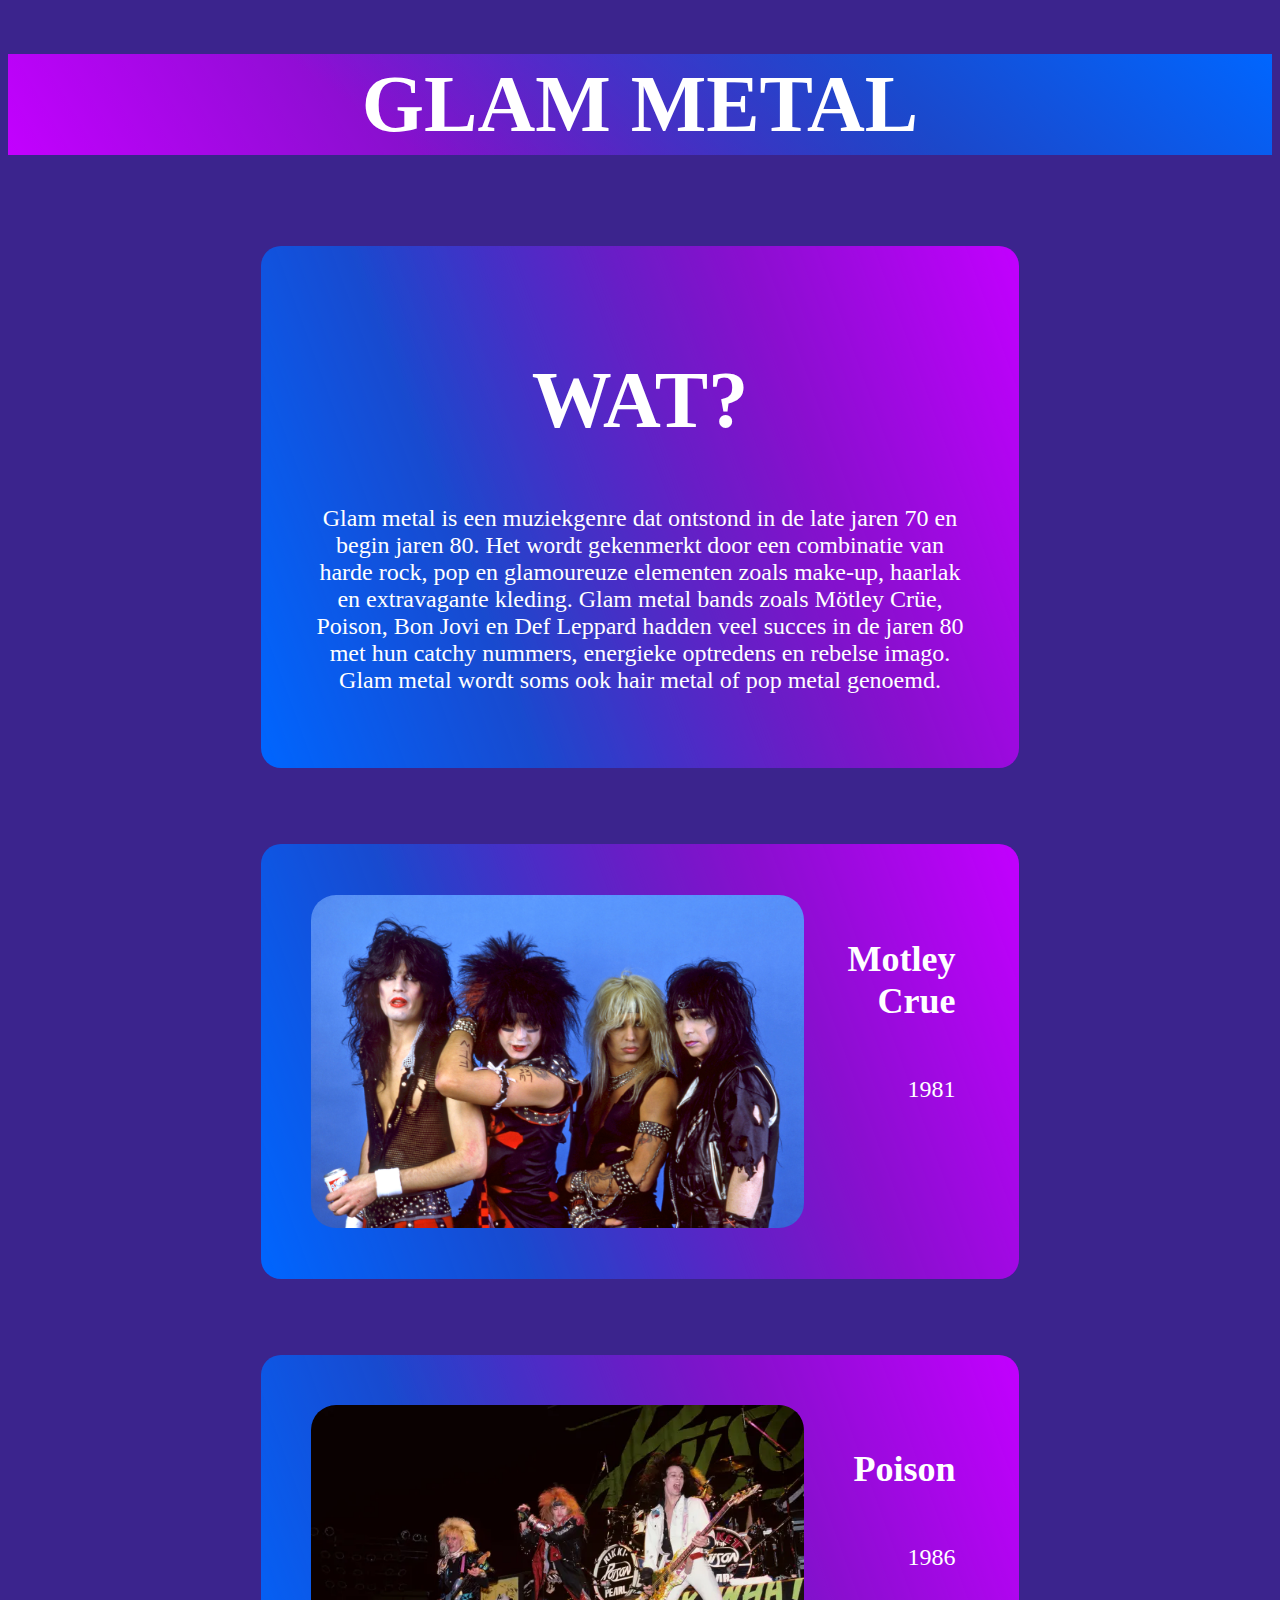
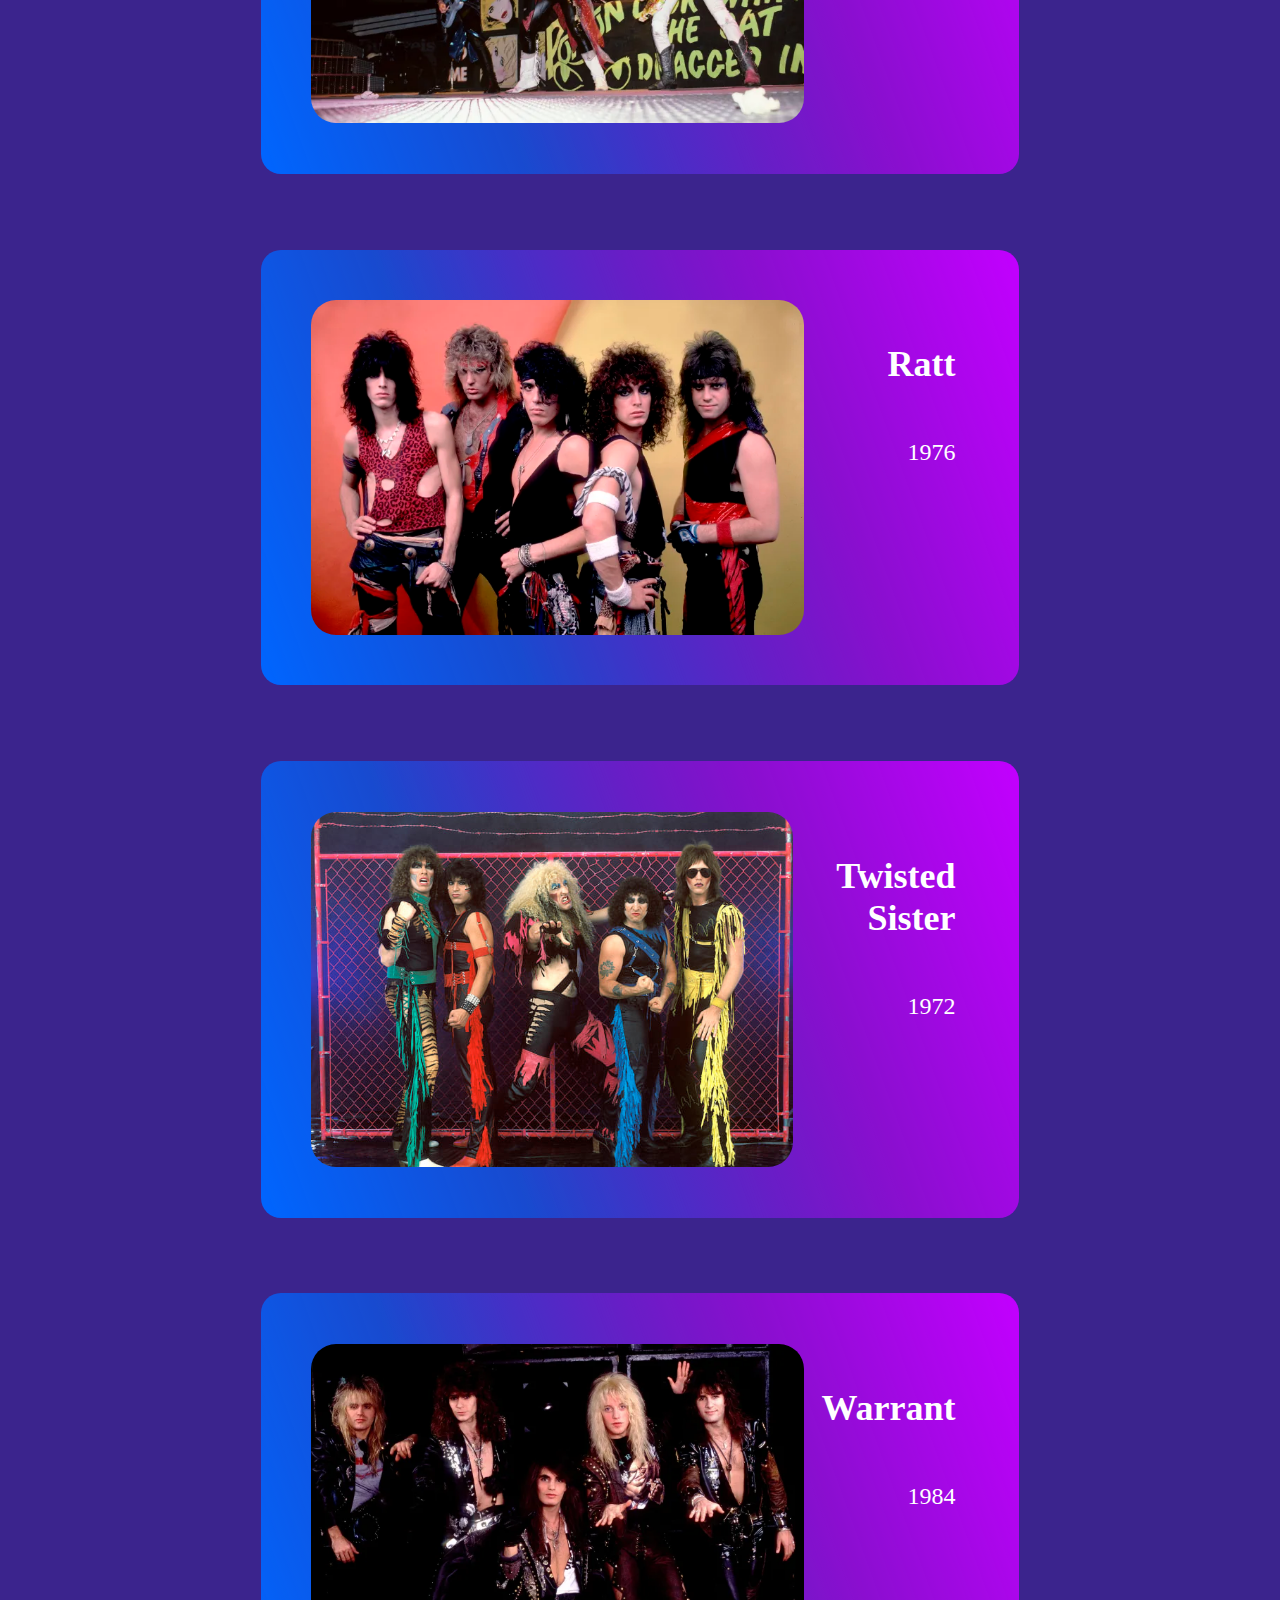
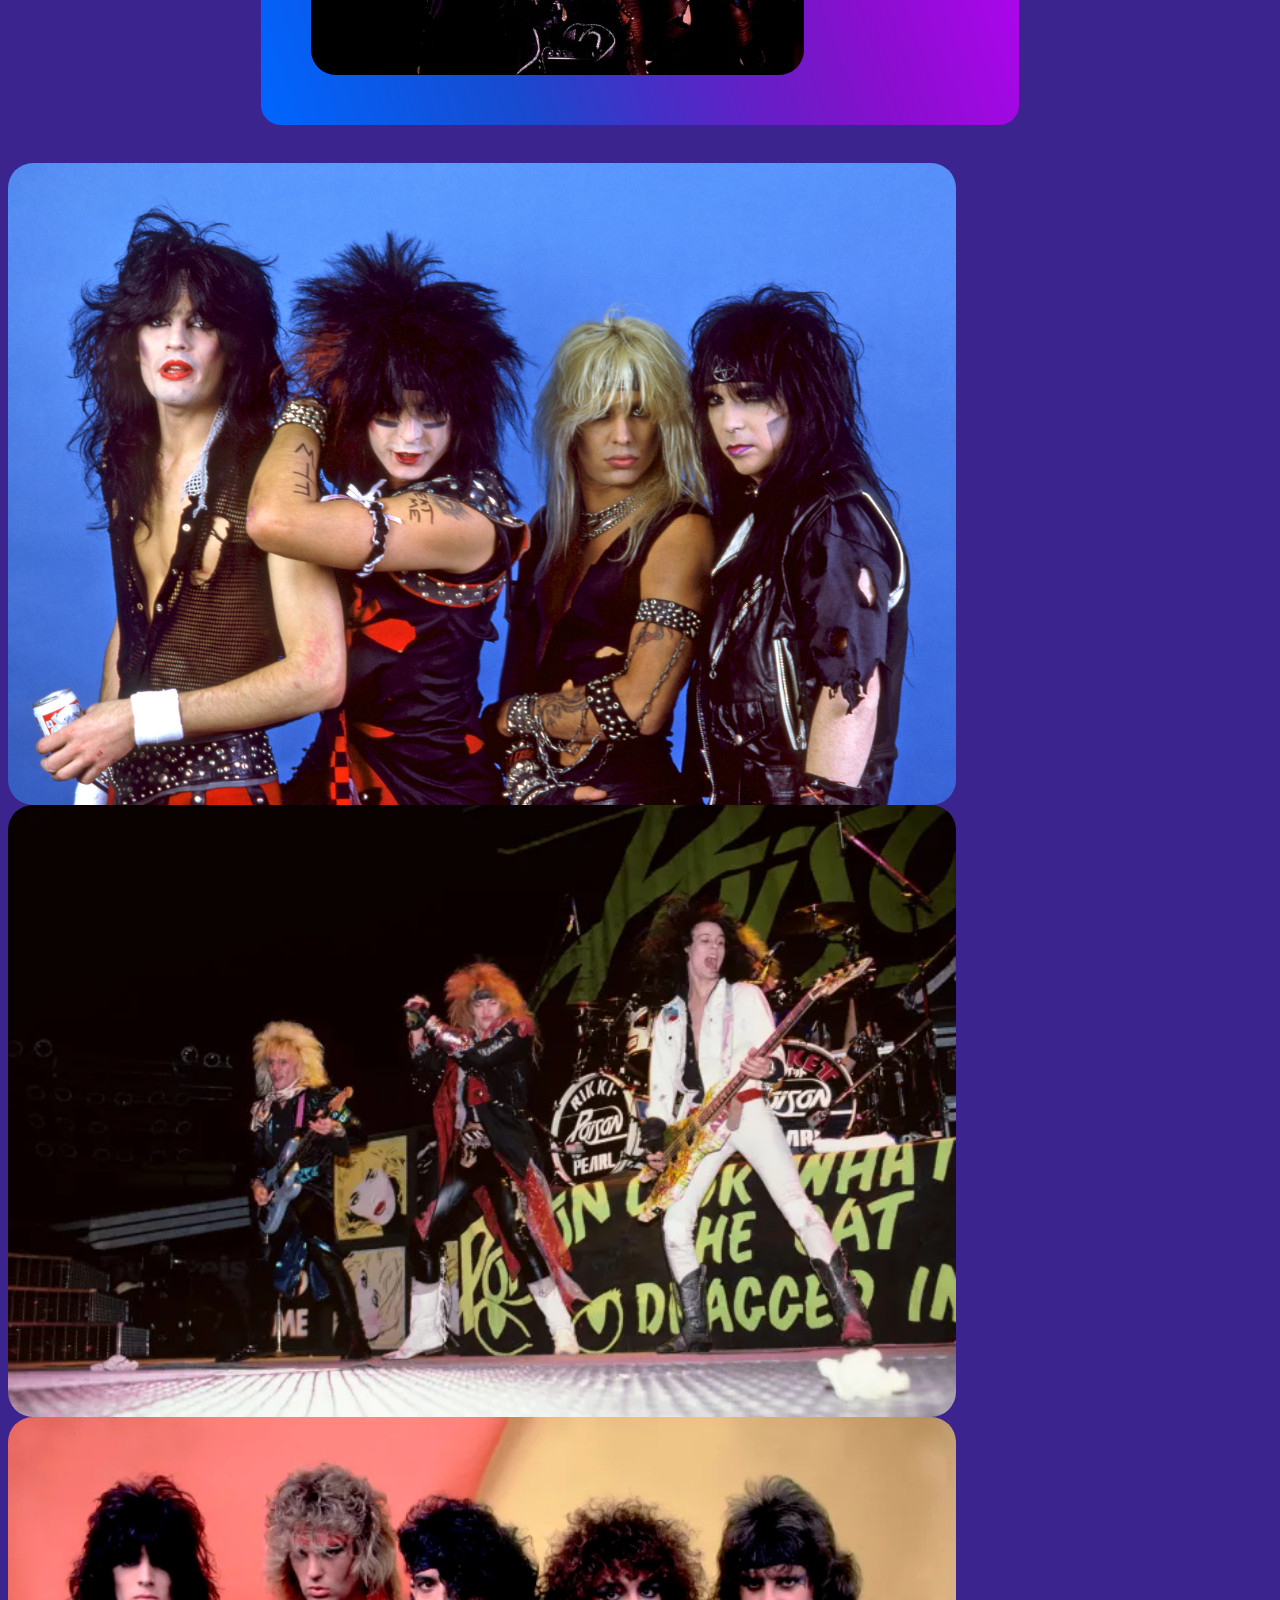
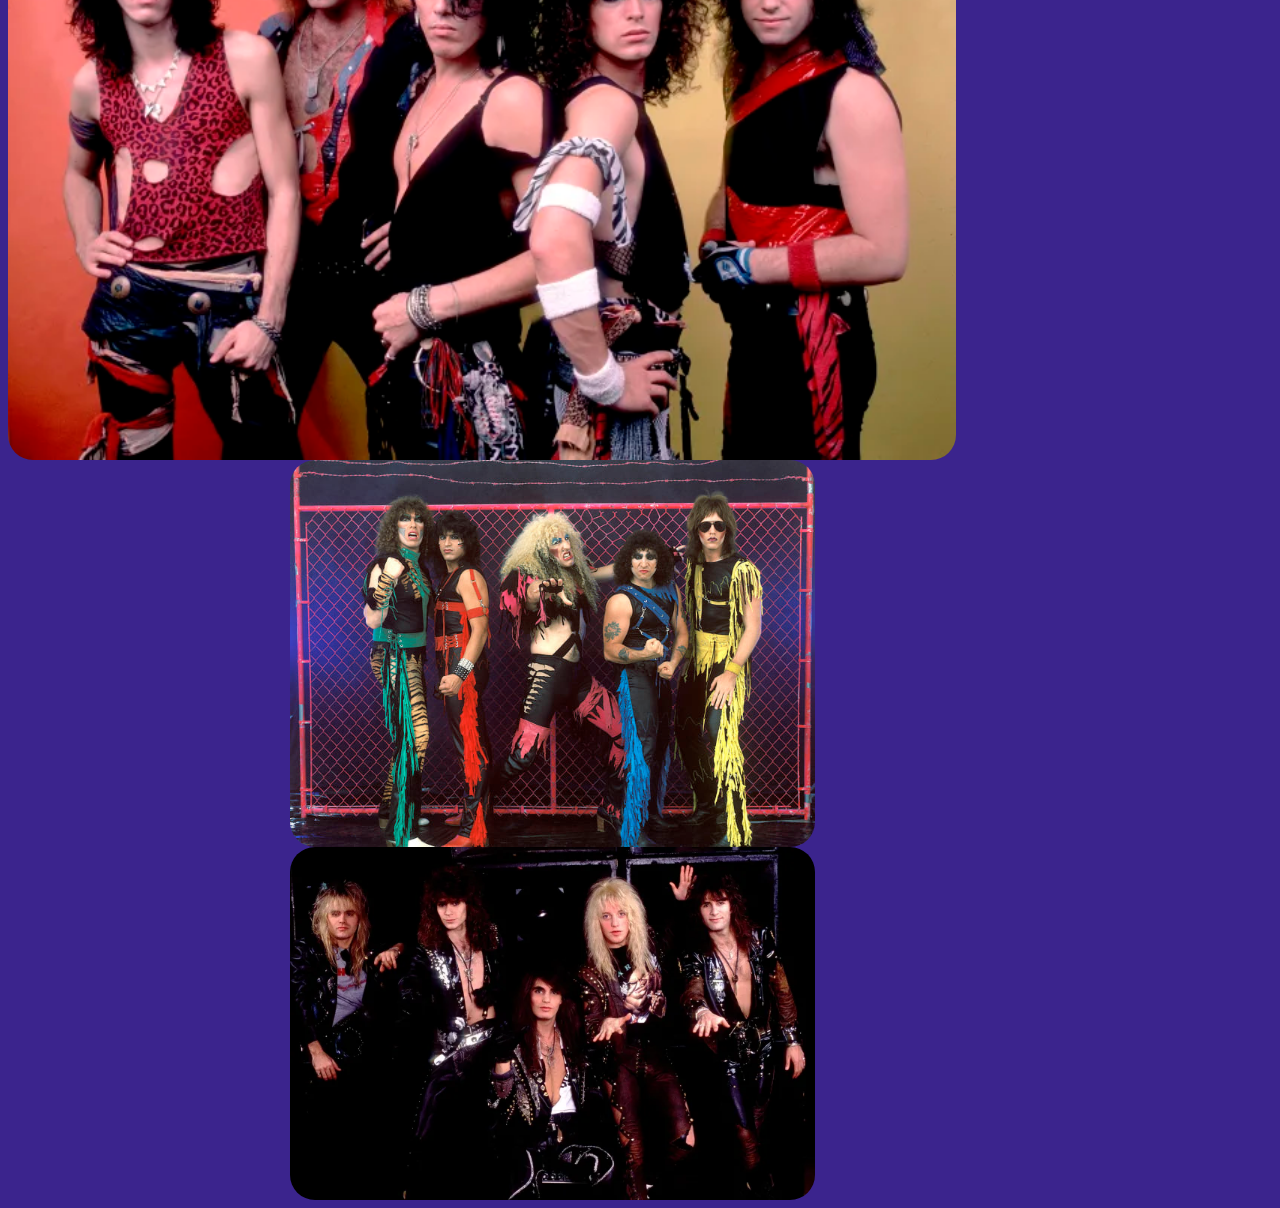
<file: bootstrap-opdracht/index.html>
<!DOCTYPE html>
<html lang="en">
<head>
    <meta charset="UTF-8">
    <meta http-equiv="X-UA-Compatible" content="IE=edge">
    <meta name="viewport" content="width=device-width, initial-scale=1.0">
    <title>Glam Metal</title>
    <link rel="stylesheet" href="https://cdnjs.cloudflare.com/ajax/libs/bootstrap/5.2.3/css/bootstrap.min.css" integrity="sha512-SbiR/eusphKoMVVXysTKG/7VseWii+Y3FdHrt0EpKgpToZeemhqHeZeLWLhJutz/2ut2Vw1uQEj2MbRF+TVBUA==" crossorigin="anonymous" referrerpolicy="no-referrer"/>
    <link rel="stylesheet" href="style.css">
</head>
<body>
    <header>
        <h1>GLAM METAL</h1>
    </header>
</body>
<main>
    <div class="infocard">
        <div>
            <h1>WAT?</h1>
            <p>Glam metal is een muziekgenre dat ontstond in de late jaren 70 en begin jaren 80. Het wordt gekenmerkt door een combinatie van harde rock, pop en glamoureuze elementen zoals make-up, haarlak en extravagante kleding. Glam metal bands zoals Mötley Crüe, Poison, Bon Jovi en Def Leppard hadden veel succes in de jaren 80 met hun catchy nummers, energieke optredens en rebelse imago. Glam metal wordt soms ook hair metal of pop metal genoemd.</p>
        </div>
    </div>
    <div class="infocard">
        <div class="infocard-img">
            <img src="img/MotleyCrue.jpg" alt="motleycrue">
        </div>
        <div class="infocard-text">
            <h2>Motley Crue</h2>
            <div>
                <p>1981</p>
            </div>
        </div>
    </div>
    <div class="infocard">
        <div class="infocard-img">
            <img src="img/Poison.webp" alt="poison">
        </div>
        <div class="infocard-text">
            <h2>Poison</h2>
            <div>
                <p>1986</p>
            </div>
        </div>
    </div>
    <div class="infocard">
        <div class="infocard-img">
            <img src="img/Ratt.webp" alt="ratt">
        </div>
        <div class="infocard-text">
            <h2>Ratt</h2>
            <div>
                <p>1976</p>
            </div>
        </div>
    </div>
    <div class="infocard">
        <div class="infocard-img">
            <img src="img/TwistedSister.jpg" alt="twistedsister">
        </div>
        <div class="infocard-text">
            <h2>Twisted Sister</h2>
            <div>
                <p>1972</p>
            </div>
        </div>
    </div>
    <div class="infocard">
        <div class="infocard-img">
            <img src="img/Warrant.webp" alt="warrant">
        </div>
        <div class="infocard-text">
            <h2>Warrant</h2>
            <div>
                <p>1984</p>
            </div>
        </div>
    </div>
    <div class="container text-center">
      <div class="row">
        <div class="col">
            <div class="infocard-img">
                <img src="img/MotleyCrue.jpg" alt="motleycrue">
            </div>
        </div>
        <div class="col">
            <div class="infocard-img">
                <img src="img/Poison.webp" alt="poison">
            </div>
        </div>
        <div class="col">
            <div class="infocard-img">
                <img src="img/Ratt.webp" alt="ratt">
            </div>
        </div>
      </div>
    </div>
    <div class="container text-center">
        <div class="row">
          <div class="col">
              <div class="infocard-img">
                <img src="img/TwistedSister.jpg" alt="twistedsister">
              </div>
          </div>
          <div class="col">
              <div class="infocard-img">
                <img src="img/Warrant.webp" alt="warrant">
              </div>
          </div>
        </div>
      </div>
</main>
</body>
</html>
</file>
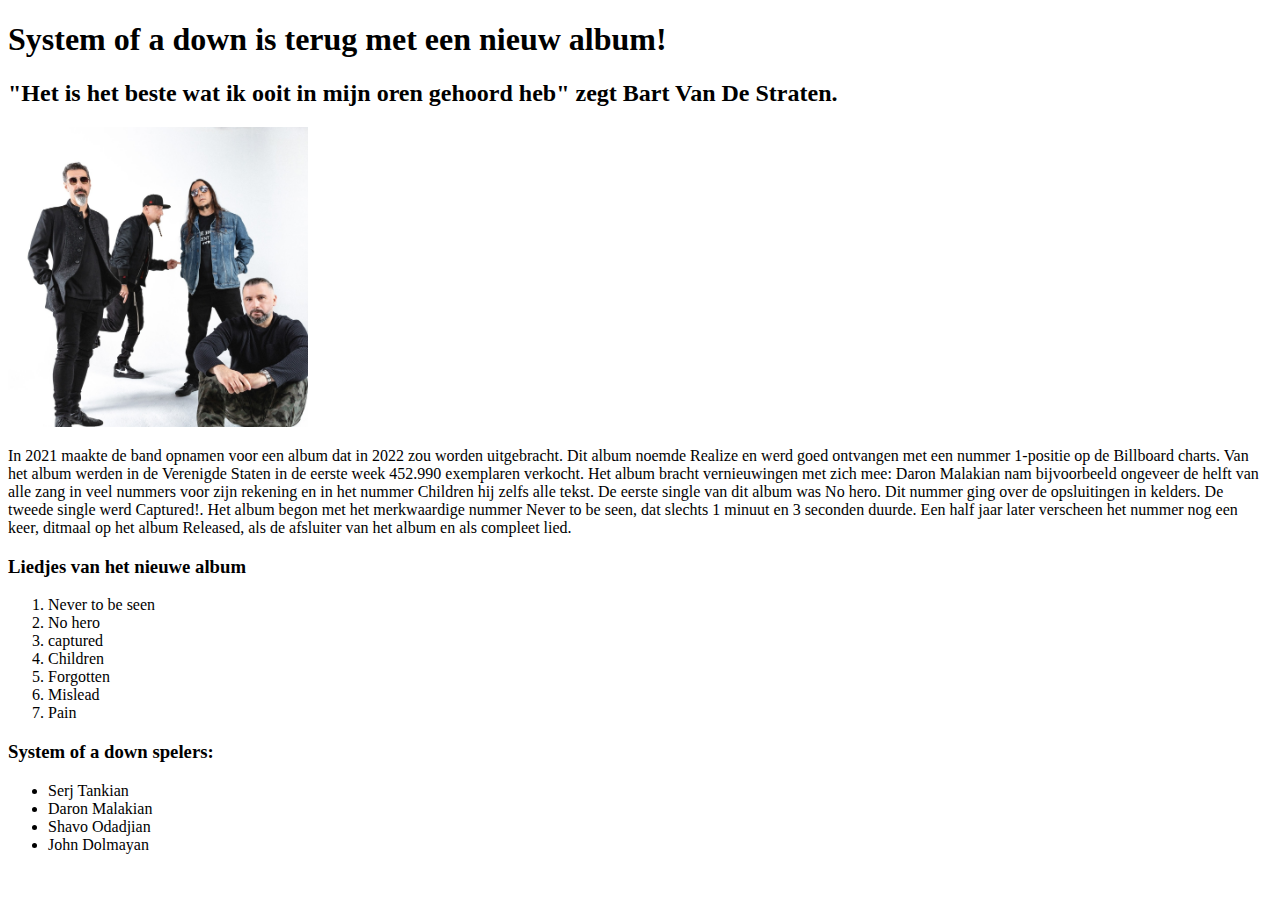
<file: Lysander_Covens-Artikel/index.html>
<!DOCTYPE html>
<html lang="en">
<head>
    <meta charset="UTF-8">
    <meta http-equiv="X-UA-Compatible" content="IE=edge">
    <meta name="viewport" content="width=device-width, initial-scale=1.0">
    <title>Realized Album</title>
</head>
<body>
    <header>
        <h1>System of a down is terug met een nieuw album!</h1>
    </header>
<main>
    <section id="intro">
        <H2>"Het is het beste wat ik ooit in mijn oren gehoord heb" zegt Bart Van De Straten.</H2>
        <img src="img/SOAD.jpg" alt="dit is een afbeelding van het coole band system of a down of soad voor kort" width="300px">
        <p>In 2021 maakte de band opnamen voor een album dat in 2022 zou worden uitgebracht. Dit album noemde Realize en werd goed ontvangen met een nummer 1-positie op de Billboard charts. Van het album werden in de Verenigde Staten in de eerste week 452.990 exemplaren verkocht. Het album bracht vernieuwingen met zich mee: Daron Malakian nam bijvoorbeeld ongeveer de helft van alle zang in veel nummers voor zijn rekening en in het nummer Children hij zelfs alle tekst. De eerste single van dit album was No hero. Dit nummer ging over de opsluitingen in kelders. De tweede single werd Captured!. Het album begon met het merkwaardige nummer Never to be seen, dat slechts 1 minuut en 3 seconden duurde. Een half jaar later verscheen het nummer nog een keer, ditmaal op het album Released, als de afsluiter van het album en als compleet lied.</p>
    </section>
    <section id="oplijstingen">
    <H3>Liedjes van het nieuwe album</H3>
    <ol>
        <li>Never to be seen</li>
        <li>No hero</li>
        <li>captured</li>
        <li>Children</li>
        <li>Forgotten</li>
        <li>Mislead</li>
        <li>Pain</li>
    </ol>
    <h3>System of a down spelers:</h3>
    <ul>
        <li>Serj Tankian</li>
        <li>Daron Malakian</li>
        <li>Shavo Odadjian</li>
        <li>John Dolmayan</li>
    </ul>

    </section>
</main>
</body>
</html>
</file>
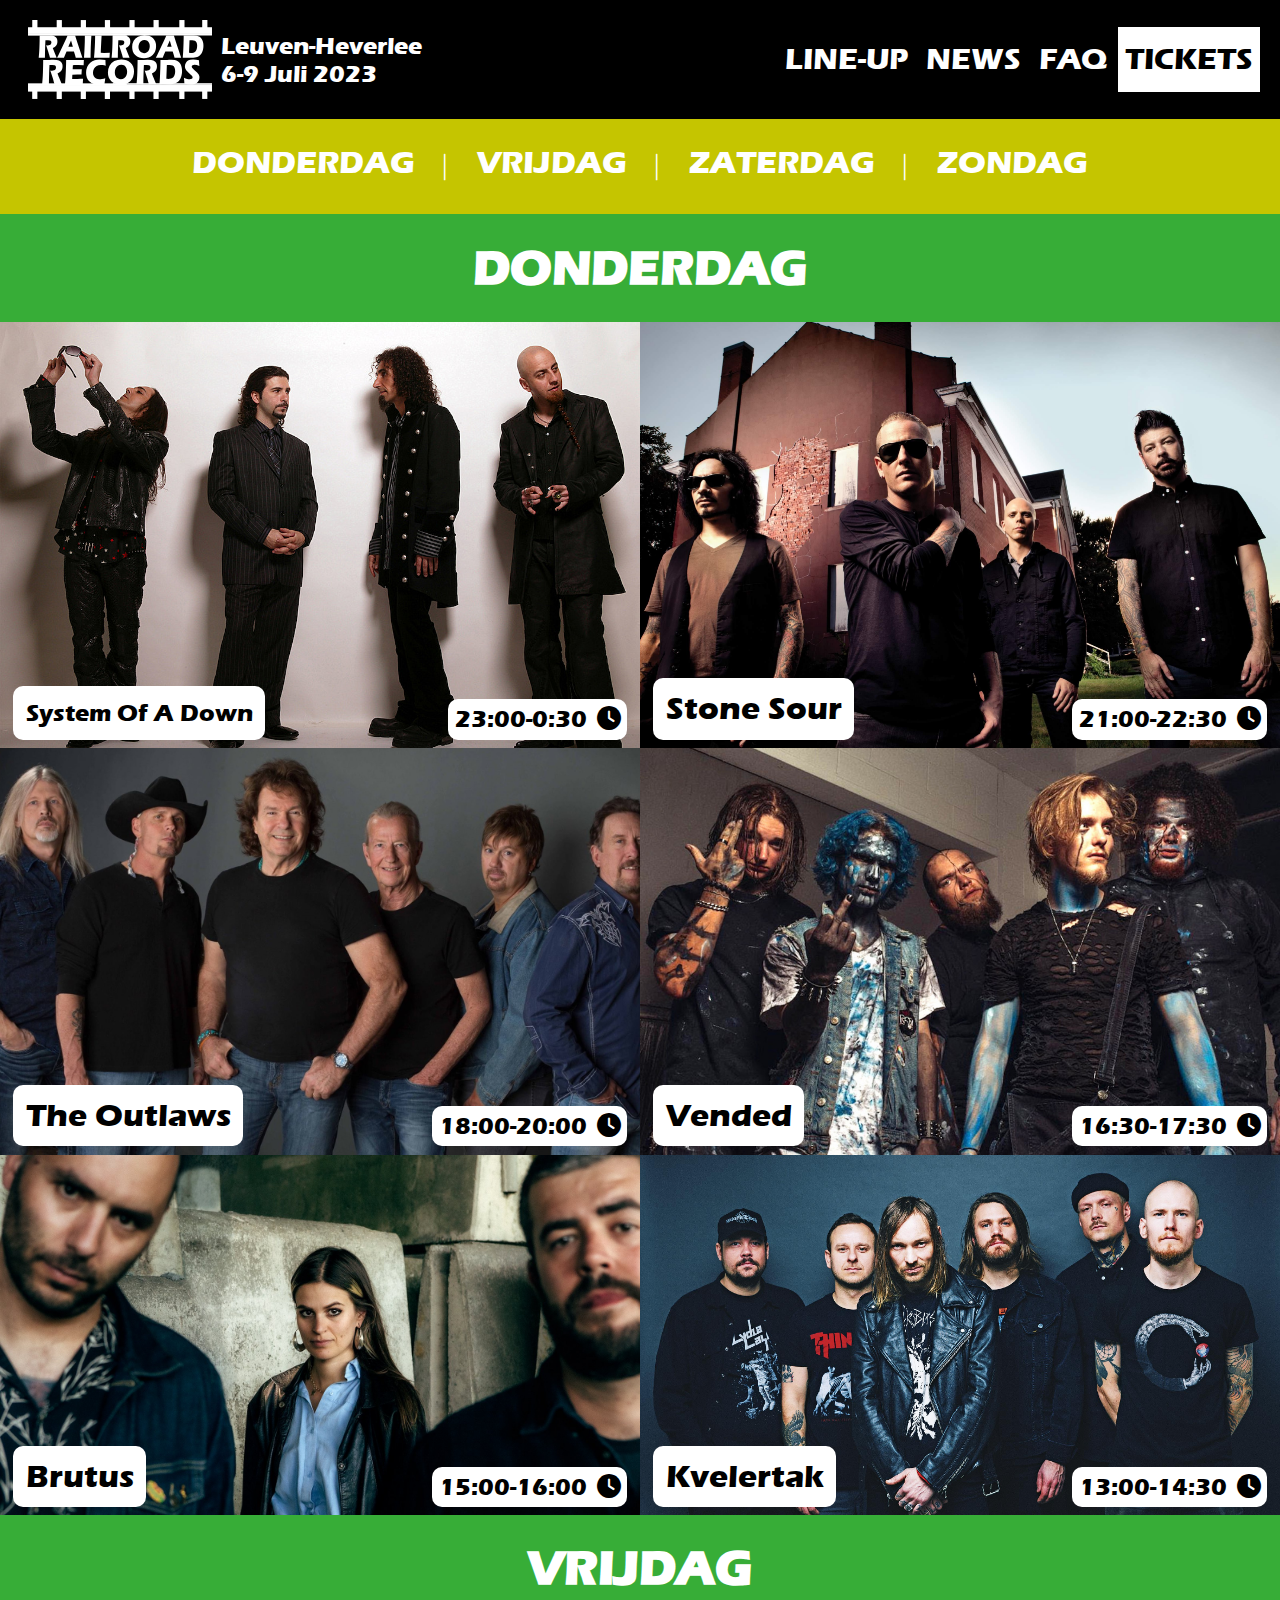
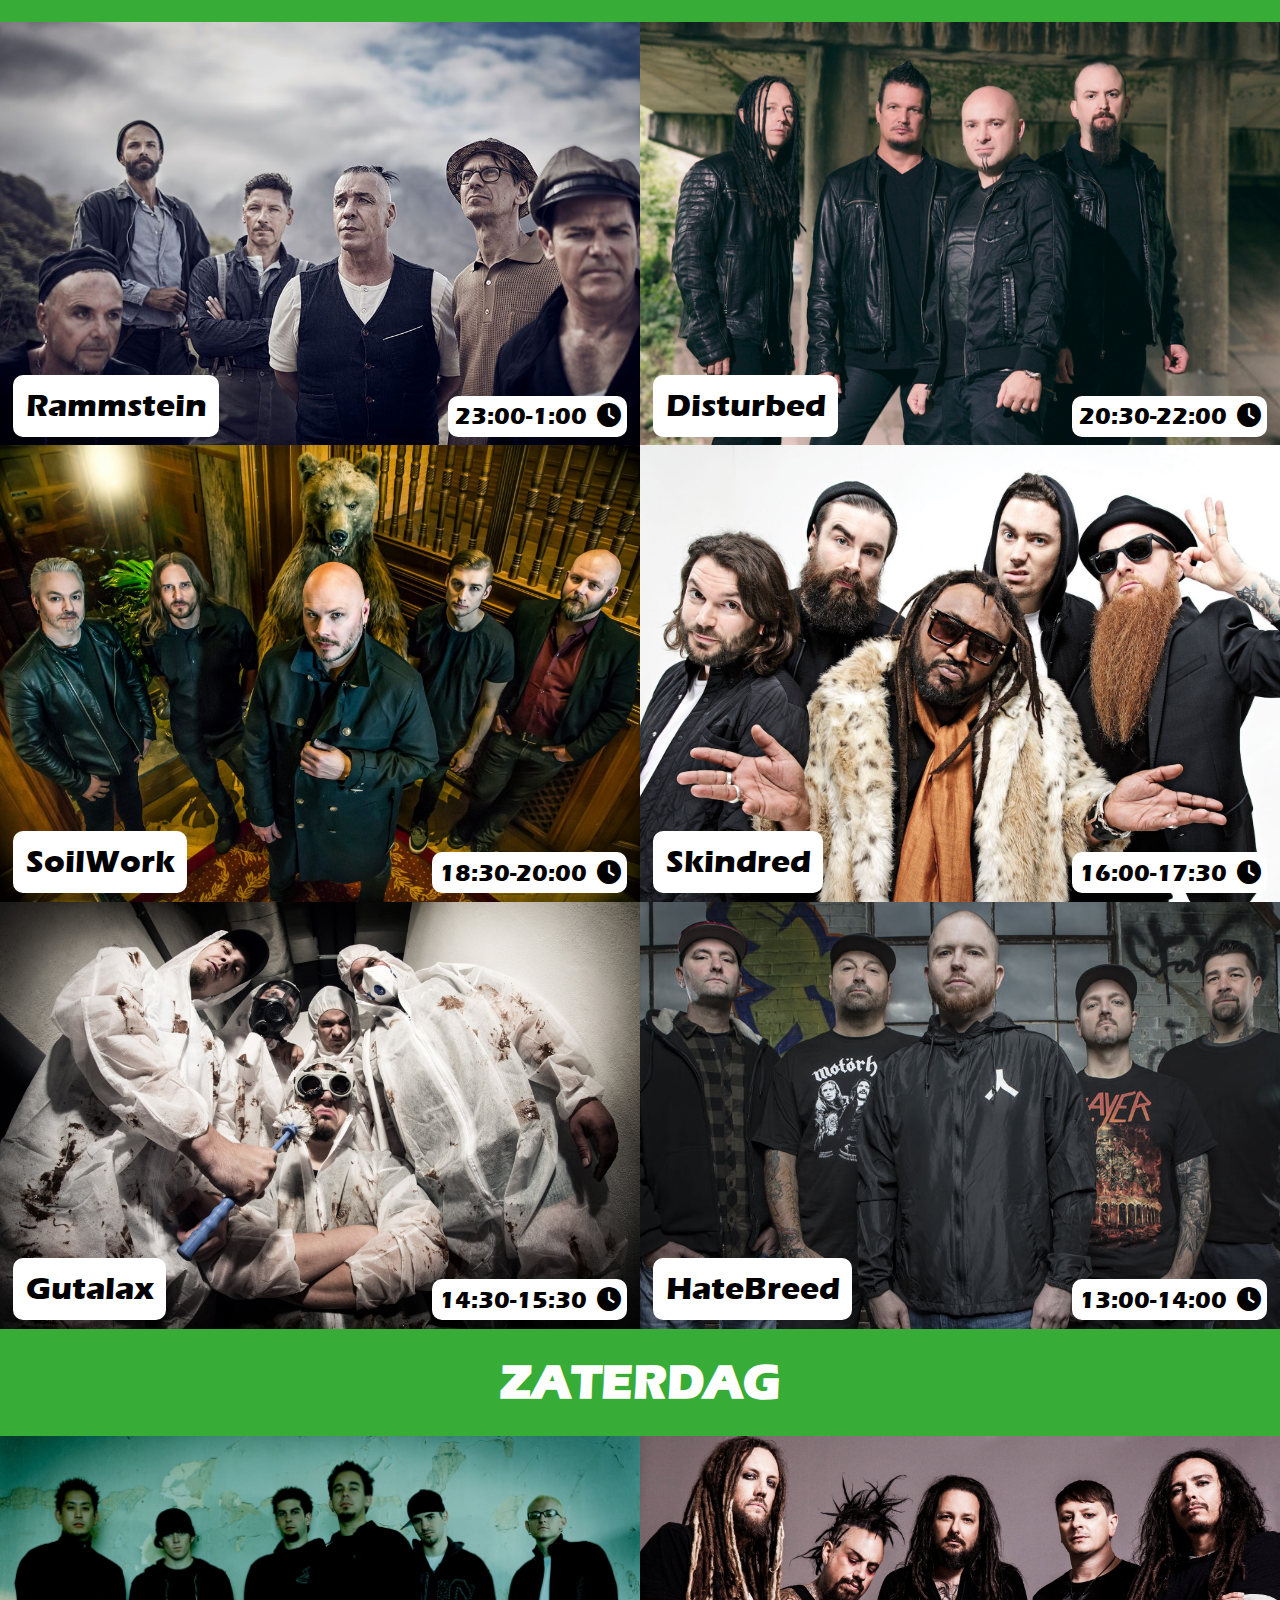
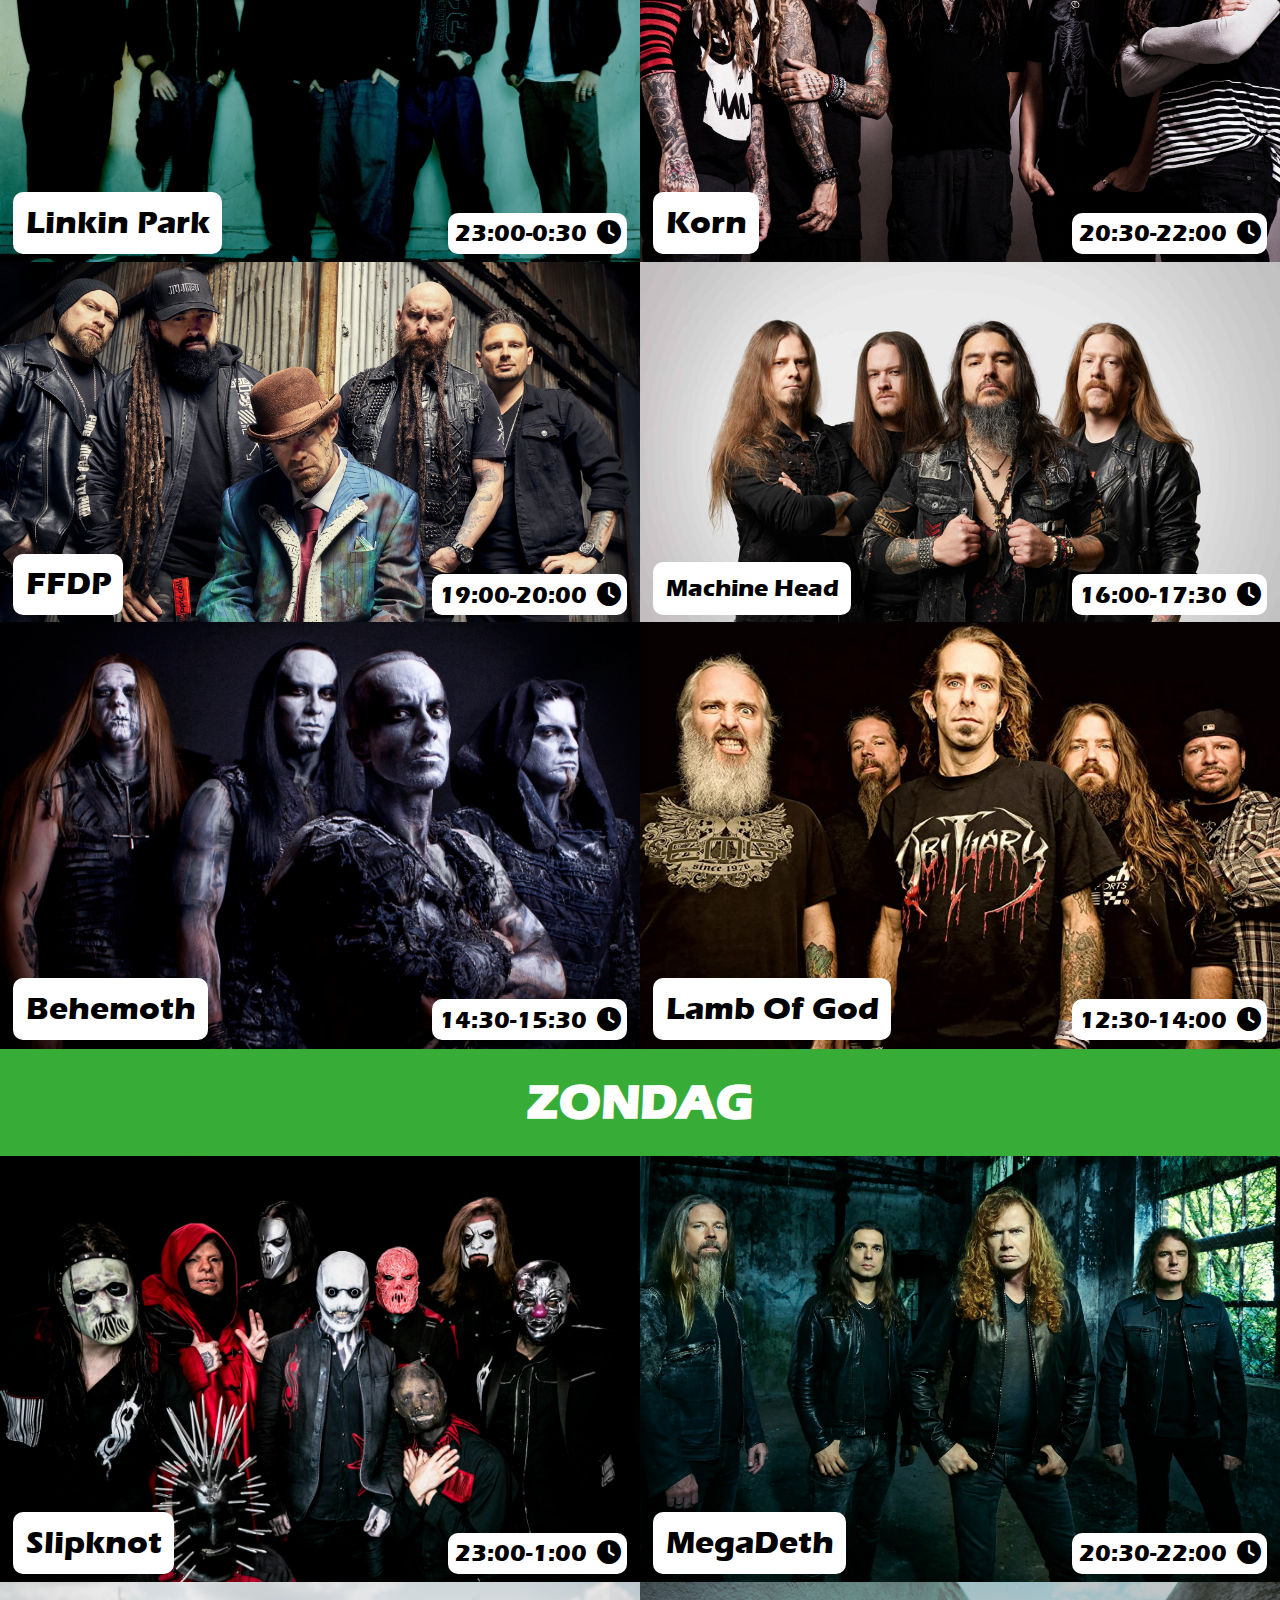
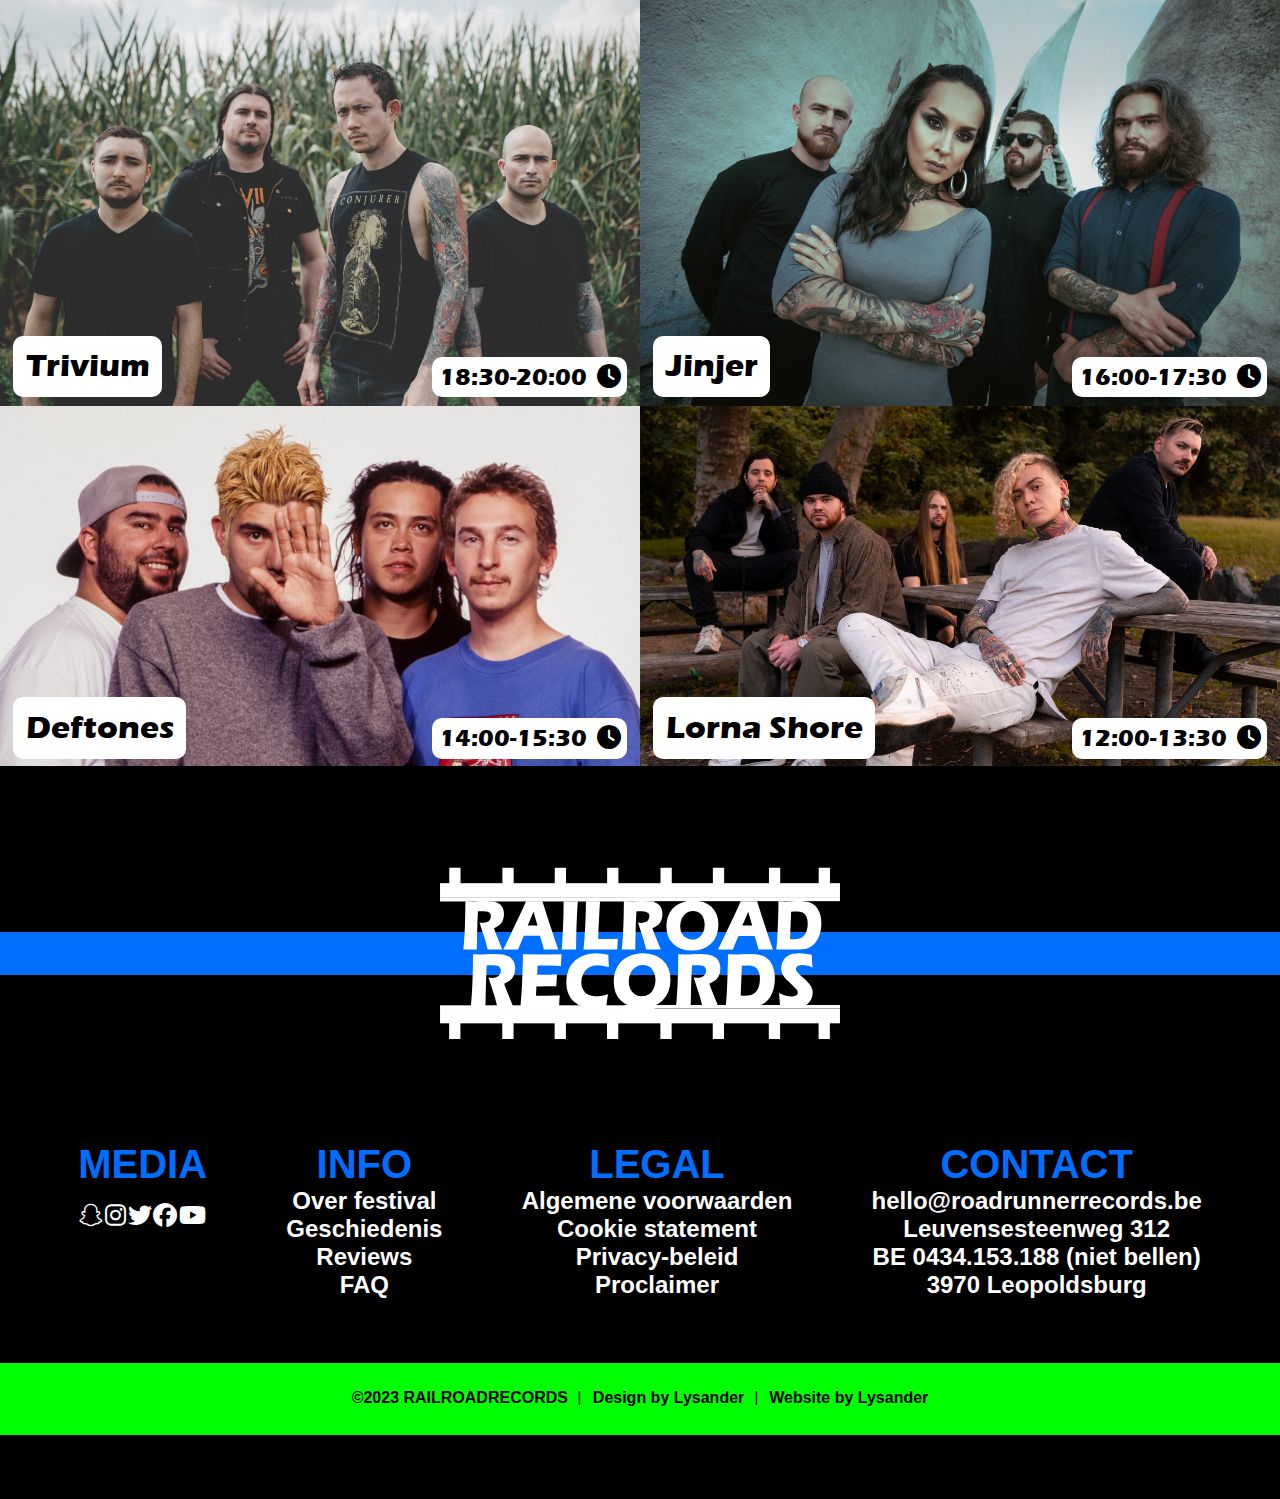
<file: Lysander_Covens-Labelfestival/index.html>
<!DOCTYPE html>
<html lang="en">

<head>
    <meta charset="UTF-8">
    <meta http-equiv="X-UA-Compatible" content="IE=edge">
    <meta name="viewport" content="width=device-width, initial-scale=1.0">
    <title>TICKETS ON SALE - Line Up</title>
    <link rel="stylesheet" href="style.css">
    <link rel="stylesheet" href="https://cdnjs.cloudflare.com/ajax/libs/font-awesome/6.2.1/css/all.min.css">
    <link rel="shortcut icon" href="img/5MMB_LysanderCovens_Logo-Ontwerp_Favicon.svg" type="image/x-icon">
</head>
<body>
    <header class="header-container">
        <div class="flex-container">
        <img src="img/5MMB_LysanderCovens_Logo-Ontwerp.svg" alt="Logo">
        <p class="festival-info">Leuven-Heverlee <br>
            6-9 Juli 2023</p>
        </div>
        <div>
            <input type="checkbox" id="burger">
            <label for="burger">
                <i class="fa fa-bars" id="bars"></i>
            </label>
            <ul>
                <a href="index.html">LINE-UP</a>
                <a href="index.html">NEWS</a>
                <a href="index.html">FAQ</a>
                <a href="index.html">TICKETS</a>
            </ul>
        </div>
        </div>
    </header>
    <main>
        <section id="navigatie">
            <nav>
                <ul>
                    <a href="#donderdag" class="schuine-text">DONDERDAG</a>
                    <p>︱</p>
                    <a href="#vrijdag" class="schuine-text">VRIJDAG</a>
                    <p>︱</p>
                    <a href="#zaterdag" class="schuine-text">ZATERDAG</a>
                    <p>︱</p>
                    <a href="#zondag" class="schuine-text">ZONDAG</a>
                </ul>
            </nav>
        </section>
        <section id="donderdag">
            <div class="datum">
                <h1>DONDERDAG</h1>
            </div>
            <div class="line-up-grid">
                <a class="grid-item" href="slipknot.html">
                    <img src="img/SystemOfADown.jpg" alt="soad">
                    <div class="band-info schuine-text">
                        <p class="smallertext">System Of A Down</p>
                    </div>
                    <div class="band-infov2 schuine-text-2">
                        <p>23:00-0:30<i class="fa-solid fa-clock"></i></p>
                    </div>
                </a>
                <a class="grid-item" href="slipknot.html">
                    <img src="img/StoneSour.jpg" alt="stonesour">
                    <div class="band-info schuine-text">
                        <p>Stone Sour</p>
                    </div>
                    <div class="band-infov2 schuine-text-2">
                        <p>21:00-22:30<i class="fa-solid fa-clock"></i></p>
                    </div>
                </a>
                <a class="grid-item" href="slipknot.html">
                    <img src="img/TheOutlaws.jpg" alt="theoutlaws">
                    <div class="band-info schuine-text">
                        <p>The Outlaws</p>
                    </div>
                    <div class="band-infov2 schuine-text-2">
                        <p>18:00-20:00<i class="fa-solid fa-clock"></i></p>
                    </div>
                </a>
                <a class="grid-item" href="slipknot.html">
                    <img src="img/Vended.jpg" alt="vended">
                    <div class="band-info schuine-text">
                        <p>Vended</p>
                    </div>
                    <div class="band-infov2 schuine-text-2">
                        <p>16:30-17:30<i class="fa-solid fa-clock"></i></p>
                    </div>
                </a>
                <a class="grid-item" href="slipknot.html">
                    <img src="img/Brutus.jpg" alt="brutus">
                    <div class="band-info schuine-text">
                        <p>Brutus</p>
                    </div>
                    <div class="band-infov2 schuine-text-2">
                        <p>15:00-16:00<i class="fa-solid fa-clock"></i></p>
                    </div>
                </a>
                <a class="grid-item" href="slipknot.html">
                    <img src="img/Kvelertak.jpg" alt="kvelertak">
                    <div class="band-info schuine-text">
                        <p>Kvelertak</p>
                    </div>
                    <div class="band-infov2 schuine-text-2">
                        <p>13:00-14:30<i class="fa-solid fa-clock"></i></p>
                    </div>
                </a>
            </div>
        </section>
        <section id="vrijdag">
            <div class="datum">
                <h1>VRIJDAG</h1>
            </div>
            <div class="line-up-grid">
                <a class="grid-item" href="slipknot.html">
                    <img src="img/Rammstein.jpg" alt="rammstein">
                    <div class="band-info schuine-text">
                        <p>Rammstein</p>
                    </div>
                    <div class="band-infov2 schuine-text-2">
                        <p>23:00-1:00<i class="fa-solid fa-clock"></i></p>
                    </div>
                </a>
                <a class="grid-item" href="slipknot.html">
                    <img src="img/Disturbed.jpg" alt="disturbed">
                    <div class="band-info schuine-text">
                        <p>Disturbed</p>
                    </div>
                    <div class="band-infov2 schuine-text-2">
                        <p>20:30-22:00<i class="fa-solid fa-clock"></i></p>
                    </div>
                </a>
                <a class="grid-item" href="slipknot.html">
                    <img src="img/Soilwork.jpg" alt="soilwork">
                    <div class="band-info schuine-text">
                        <p>SoilWork</p>
                    </div>
                    <div class="band-infov2 schuine-text-2">
                        <p>18:30-20:00<i class="fa-solid fa-clock"></i></p>
                    </div>
                </a>
                <a class="grid-item" href="slipknot.html">
                    <img src="img/Skindred.jpg" alt="skindred">
                    <div class="band-info schuine-text">
                        <p>Skindred</p>
                    </div>
                    <div class="band-infov2 schuine-text-2">
                        <p>16:00-17:30<i class="fa-solid fa-clock"></i></p>
                    </div>
                </a>
                <a class="grid-item" href="slipknot.html">
                    <img src="img/Gutalax.jpg" alt="gutalax">
                    <div class="band-info schuine-text">
                        <p>Gutalax</p>
                    </div>
                    <div class="band-infov2 schuine-text-2">
                        <p>14:30-15:30<i class="fa-solid fa-clock"></i></p>
                    </div>
                </a>
                <a class="grid-item" href="slipknot.html">
                    <img src="img/Hatebreed.jpg" alt="hatebreed">
                    <div class="band-info schuine-text">
                        <p>HateBreed</p>
                    </div>
                    <div class="band-infov2 schuine-text-2">
                        <p>13:00-14:00<i class="fa-solid fa-clock"></i></p>
                    </div>
                </a>
            </div>
        </section>
        <section id="zaterdag">
            <div class="datum">
                <h1>ZATERDAG</h1>
            </div>
            <div class="line-up-grid">
                <a class="grid-item" href="slipknot.html">
                    <img src="img/LinkinPark.jpg" alt="linkinpark">
                    <div class="band-info schuine-text">
                        <p>Linkin Park</p>
                    </div>
                    <div class="band-infov2 schuine-text-2">
                        <p>23:00-0:30<i class="fa-solid fa-clock"></i></p>
                    </div>
                </a>
                <a class="grid-item" href="slipknot.html">
                    <img src="img/Korn.jpg" alt="korn">
                    <div class="band-info schuine-text">
                        <p>Korn</p>
                    </div>
                    <div class="band-infov2 schuine-text-2">
                        <p>20:30-22:00<i class="fa-solid fa-clock"></i></p>
                    </div>
                </a>
                <a class="grid-item" href="slipknot.html">
                    <img src="img/FFDP.jpg" alt="ffdp">
                    <div class="band-info schuine-text">
                        <p>FFDP</p>
                    </div>
                    <div class="band-infov2 schuine-text-2">
                        <p>19:00-20:00<i class="fa-solid fa-clock"></i></p>
                    </div>
                </a>
                <a class="grid-item" href="slipknot.html">
                    <img src="img/MachineHead.jpg" alt="machinehead">
                    <div class="band-info schuine-text">
                        <p class="smallertext">Machine Head</p>
                    </div>
                    <div class="band-infov2 schuine-text-2">
                        <p>16:00-17:30<i class="fa-solid fa-clock"></i></p>
                    </div>
                </a>
                <a class="grid-item" href="slipknot.html">
                    <img src="img/Behemoth.jpg" alt="Behemoth">
                    <div class="band-info schuine-text">
                        <p>Behemoth</p>
                    </div>
                    <div class="band-infov2 schuine-text-2">
                        <p>14:30-15:30<i class="fa-solid fa-clock"></i></p>
                    </div>
                </a>
                <a class="grid-item" href="slipknot.html">
                    <img src="img/LambOfGod.jpg" alt="lambofgod">
                    <div class="band-info schuine-text">
                        <p>Lamb Of God</p>
                    </div>
                    <div class="band-infov2 schuine-text-2">
                        <p>12:30-14:00<i class="fa-solid fa-clock"></i></p>
                    </div>
                </a>
            </div>
        </section>
        <section id="zondag">
            <div class="datum">
                <h1>ZONDAG</h1>
            </div>
            <div class="line-up-grid">
                <a class="grid-item" href="slipknot.html">
                    <img src="img/Slipknot.jpg" alt="slipknot">
                    <div class="band-info schuine-text">
                        <p>Slipknot</p>
                    </div>
                    <div class="band-infov2 schuine-text-2">
                        <p>23:00-1:00<i class="fa-solid fa-clock"></i></p>
                    </div>
                </a>
                <a class="grid-item" href="slipknot.html">
                    <img src="img/Megadeth.jpg" alt="megatdeth">
                    <div class="band-info schuine-text">
                        <p>MegaDeth</p>
                    </div>
                    <div class="band-infov2 schuine-text-2">
                        <p>20:30-22:00<i class="fa-solid fa-clock"></i></p>
                    </div>
                </a>
                <a class="grid-item" href="slipknot.html">
                    <img src="img/Trivium.jpg" alt="trivium">
                    <div class="band-info schuine-text">
                        <p>Trivium</p>
                    </div>
                    <div class="band-infov2 schuine-text-2">
                        <p>18:30-20:00<i class="fa-solid fa-clock"></i></p>
                    </div>
                </a>
                <a class="grid-item" href="slipknot.html">
                    <img src="img/Jinjer.jpg" alt="jinjer">
                    <div class="band-info schuine-text">
                        <p>Jinjer</p>
                    </div>
                    <div class="band-infov2 schuine-text-2">
                        <p>16:00-17:30<i class="fa-solid fa-clock"></i></p>
                    </div>
                </a>
                <a class="grid-item" href="slipknot.html">
                    <img src="img/Deftones.jpg" alt="deftones">
                    <div class="band-info schuine-text">
                        <p>Deftones</p>
                    </div>
                    <div class="band-infov2 schuine-text-2">
                        <p>14:00-15:30<i class="fa-solid fa-clock"></i></p>
                    </div>
                </a>
                <a class="grid-item" href="slipknot.html">
                    <img src="img/LornaShore.jpg" alt="lornashore">
                    <div class="band-info schuine-text">
                        <p>Lorna Shore</p>
                    </div>
                    <div class="band-infov2 schuine-text-2">
                        <p>12:00-13:30<i class="fa-solid fa-clock"></i></p>
                    </div>
                </a>
            </div>
        </section>
    </main>
    <footer>
        <div class="flex-container flex-middle bluebg">
            <img src="img/5MMB_LysanderCovens_Logo-Ontwerp.svg" alt="logo" width="100px">
        </div>
        <div class="flex-container flex-middle">
            <ul>
                <a class="schuine-text-2" href="index.html">MEDIA</a>
                <div class="flex-container flex-middle">
                    <i class="fa-brands fa-snapchat"></i>
                    <i class="fa-brands fa-instagram"></i>
                    <i class="fa-brands fa-twitter"></i>
                    <i class="fa-brands fa-facebook"></i>
                    <i class="fa-brands fa-youtube"></i>
                </div>
            </ul>
            <ul>
                <a class="schuine-text-2" href="index.html">INFO</a>
                <a href="index.html">Over festival</a>
                <a href="index.html">Geschiedenis</a>
                <a href="index.html">Reviews</a>
                <a href="index.html">FAQ</a>
            </ul>
            <ul>
                <a class="schuine-text" href="index.html">LEGAL</a>
                <a href="index.html">Algemene voorwaarden</a>
                <a href="index.html">Cookie statement</a>
                <a href="index.html">Privacy-beleid</a>
                <a href="index.html">Proclaimer</a>
            </ul>
            <ul>
                <a class="schuine-text" href="index.html">CONTACT</a>
                <a href="index.html">hello@roadrunnerrecords.be</a>
                <a href="index.html">Leuvensesteenweg 312</a>
                <a href="index.html">BE 0434.153.188 (niet bellen)</a>
                <a href="index.html">3970 Leopoldsburg</a>
            </ul>
        </div>
        <div class="credits">
            <p>
                ©2023 RAILROADRECORDS ︱ Design by Lysander ︱ Website by Lysander
            </p>
        </div>
    </footer>
</body>

</html>
</file>
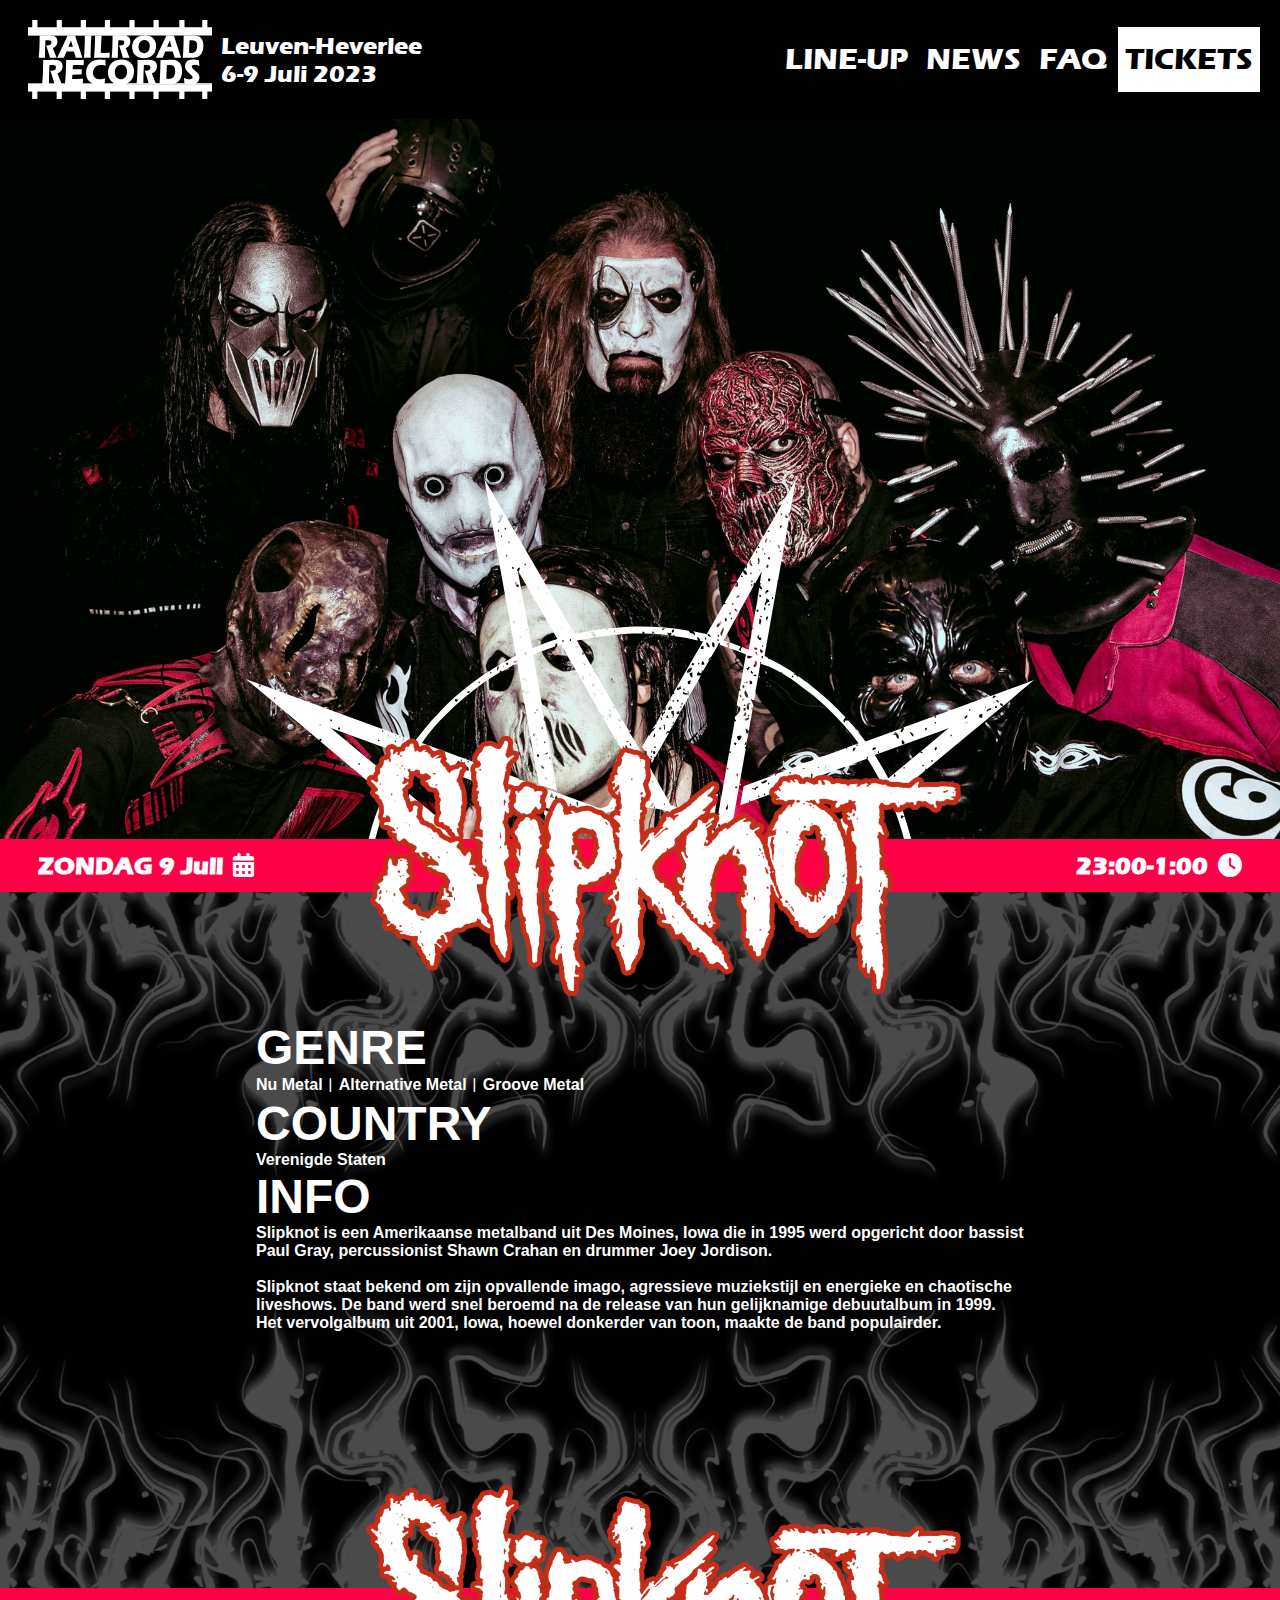
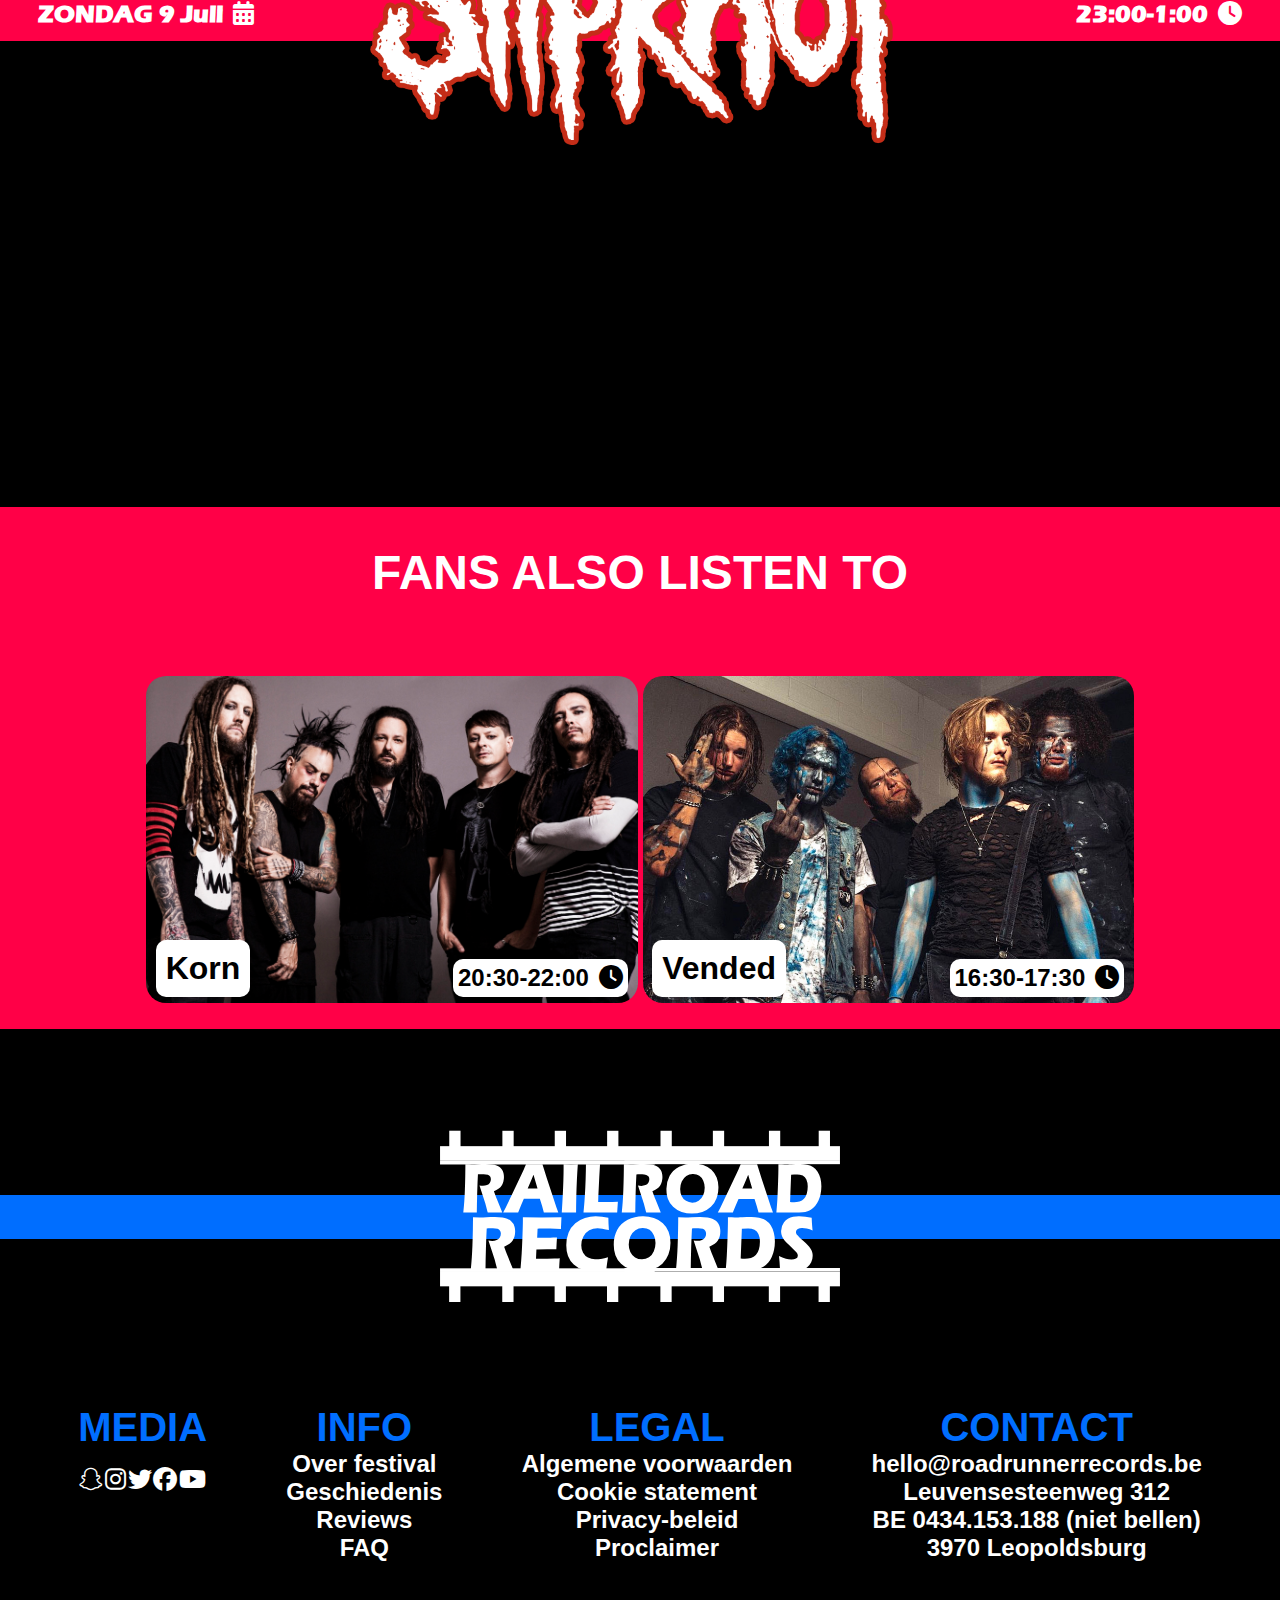
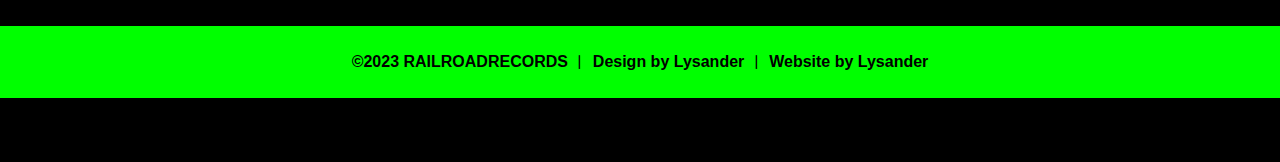
<file: Lysander_Covens-Labelfestival/slipknot.html>
<!DOCTYPE html>
<html lang="en">
<head>
    <meta charset="UTF-8">
    <meta http-equiv="X-UA-Compatible" content="IE=edge">
    <meta name="viewport" content="width=device-width, initial-scale=1.0">
    <title>Line Up - SLIPKNOT</title>
    <link rel="stylesheet" href="style.css">
    <link rel="stylesheet" href="https://cdnjs.cloudflare.com/ajax/libs/font-awesome/6.2.1/css/all.min.css">
    <link rel="shortcut icon" href="img/5MMB_LysanderCovens_Logo-Ontwerp_Favicon.svg" type="image/x-icon">
</head>
<body>
    <header class="header-container">
        <div href="index.html" class="flex-container">
            <img src="img/5MMB_LysanderCovens_Logo-Ontwerp.svg" alt="Logo">
        <p class="festival-info">Leuven-Heverlee <br>
            6-9 Juli 2023</p>
        </div>
        <div>
            <input type="checkbox" id="burger">
            <label for="burger">
                <i class="fa fa-bars" id="bars"></i>
            </label>
            <ul>
                <a href="index.html">LINE-UP</a>
                <a href="index.html">NEWS</a>
                <a href="index.html">FAQ</a>
                <a href="index.html">TICKETS</a>
            </ul>
        </div>
        </div>
    </header>
    <main>
        <div class="overlapping-images">
            <img src="img/9point.svg" alt="9point" width="70%">
            <img src="img/SlipknotV2.jpg" alt="slipknot" width="100%">
        </div>
        <div class="artiest-logo">
            <h2>ZONDAG 9 Juli<i class="fa-solid fa-calendar-days"></i></h2>
            <img src="img/SlipknotLogo.png" alt="slipknotlogo" width="10%">
            <h2>23:00-1:00<i class="fa-solid fa-clock"></i></h2>
        </div>
        <div class="uitleg">
        <div class="media-phase1">
            <h1>DATUM</h1>
            <p>ZONDAG 9 Juli</p>
        </div>
        <h1>GENRE</h1>
        <p>Nu Metal︱Alternative Metal︱Groove Metal</p>
        <h1>COUNTRY</h1>
        <p>Verenigde Staten</p>
        <h1>INFO</h1>
        <p>Slipknot is een Amerikaanse metalband uit Des Moines, Iowa
            die in 1995 werd opgericht door bassist Paul Gray, percussionist
            Shawn Crahan en drummer Joey Jordison. <br> <br>
            Slipknot staat bekend om zijn opvallende imago, agressieve
            muziekstijl en energieke en chaotische liveshows.
            De band werd snel beroemd na de release van hun gelijknamige
            debuutalbum in 1999. Het vervolgalbum uit 2001, Iowa, hoewel
            donkerder van toon, maakte de band populairder.
        </p>
        </div>
        <div class="artiest-logo">
            <h2>ZONDAG 9 Juli<i class="fa-solid fa-calendar-days"></i></h2>
            <img src="img/SlipknotLogo.png" alt="slipknotlogo" width="10%">
            <h2>23:00-1:00<i class="fa-solid fa-clock"></i></h2>
        </div>
        <div class="flex-container-videos">
            <iframe width="500" height="315" src="https://www.youtube.com/embed/INi3qP1oWlY" title="YouTube video player" frameborder="0" allow="accelerometer; autoplay; clipboard-write; encrypted-media; gyroscope; picture-in-picture; web-share" allowfullscreen></iframe>
            <iframe width="500" height="315" src="https://www.youtube.com/embed/9FnG9lGLyEM" title="YouTube video player" frameborder="0" allow="accelerometer; autoplay; clipboard-write; encrypted-media; gyroscope; picture-in-picture; web-share" allowfullscreen></iframe>
        </div>
        <div class="eindelijk">
            <h1>FANS ALSO LISTEN TO</h1>
            <div class="flex-container-videos">
                <a class="grid-item smaller-minwidth" href="slipknot.html">
                    <img src="img/Korn.jpg" alt="korn">
                    <div class="band-info schuine-text">
                     <p>Korn</p>
                    </div>
                    <div class="band-infov2 schuine-text-2">
                        <p>20:30-22:00<i class="fa-solid fa-clock"></i></p>
                    </div>
                </a>
                <a class="grid-item smaller-minwidth" href="slipknot.html">
                    <img src="img/Vended.jpg" alt="vended">
                    <div class="band-info schuine-text">
                        <p>Vended</p>
                    </div>
                    <div class="band-infov2 schuine-text-2">
                        <p>16:30-17:30<i class="fa-solid fa-clock"></i></p>
                    </div>
                </a>
            </div>
        </div>
    </main>
    <footer>
        <div class="flex-container flex-middle bluebg">
            <img src="img/5MMB_LysanderCovens_Logo-Ontwerp.svg" alt="logo" width="100px">
        </div>
        <div class="flex-container flex-middle">
            <ul>
                <a class="schuine-text-2" href="index.html">MEDIA</a>
                <div class="flex-container flex-middle">
                    <i class="fa-brands fa-snapchat"></i>
                    <i class="fa-brands fa-instagram"></i>
                    <i class="fa-brands fa-twitter"></i>
                    <i class="fa-brands fa-facebook"></i>
                    <i class="fa-brands fa-youtube"></i>
                </div>
            </ul>
            <ul>
                <a class="schuine-text-2" href="index.html">INFO</a>
                <a href="index.html">Over festival</a>
                <a href="index.html">Geschiedenis</a>
                <a href="index.html">Reviews</a>
                <a href="index.html">FAQ</a>
            </ul>
            <ul>
                <a class="schuine-text" href="index.html">LEGAL</a>
                <a href="index.html">Algemene voorwaarden</a>
                <a href="index.html">Cookie statement</a>
                <a href="index.html">Privacy-beleid</a>
                <a href="index.html">Proclaimer</a>
            </ul>
            <ul>
                <a class="schuine-text" href="index.html">CONTACT</a>
                <a href="index.html">hello@roadrunnerrecords.be</a>
                <a href="index.html">Leuvensesteenweg 312</a>
                <a href="index.html">BE 0434.153.188 (niet bellen)</a>
                <a href="index.html">3970 Leopoldsburg</a>
            </ul>
        </div>
        <div class="credits">
            <p>
                ©2023 RAILROADRECORDS ︱ Design by Lysander ︱ Website by Lysander
            </p>
        </div>
    </footer>
</body>
</file>
<file: bootstrap-opdracht/style.css>
header {
    background: linear-gradient(217deg, rgb(0, 102, 255), rgba(0, 81, 255, 0) 70.71%),
                linear-gradient(60deg, rgb(195, 0, 255), rgba(111, 0, 255, 0) 70.71%);
}

img{
    display: block;
}

*{
    box-sizing: border-box;
}

h1{
    padding: 5px;
    text-align: center;
    font-size: 5rem;
}

body{
    color: rgb(255, 255, 255);
    background-color: rgb(59, 36, 141);
}

main{
    display: flex;
    justify-content: center;
    flex-direction: column;
    align-items: center;
}

.infocard{
    background: linear-gradient(250deg, rgb(195, 0, 255), rgba(0,255,0,0) 70.71%),
                linear-gradient(70deg, rgb(0, 102, 255), rgba(255,0,0,0) 70.71%);
                
    padding: 4%;
    max-width: 60%;
    min-width: 60%;
    text-align: Center;
    border-radius: 20px;
    display: flex;
    justify-content: space-between;
    font-size: 1.5rem;
    margin: 3%;
}

.infocard-img{
    max-height: 50%;
    max-width: 75%;
    display: flex;
    overflow: hidden;
    align-items: center;
    border-radius: 25px;
}

.infocard-img img{
    object-fit: cover;
    width: 100%;
}

.infocard-text{
    padding: 2%;
    text-align: right;
    display: flex;
    flex-direction: column;



}
</file>
<file: Lysander_Covens-Labelfestival/style.css>
html{
    scroll-behavior: smooth;
}

* {
    margin: 0;
    padding: 0;
    box-sizing: border-box;
    list-style: none;
}

img{
    display: block;
}

@font-face {
    font-family: logofont;
    src: url(fonts/ErasBoldITC.ttf);

}

:root{
    --bgc-01: black;
    --bgc-02:rgb(180, 117, 46);
    --bgc-03:rgb(0, 110, 255);
}

html{
    scroll-behavior: smooth;
}

body{
    background-color: var(--bgc-01);
    font-family: logofont;
}

img{
    display: block;

}

header input#burger {
    display: none;
}

header label[for="burger"] {
    display: none;
    width: 100%;
    padding: 1rem 1ch;
    text-align: right;
    cursor: pointer;
}


.flex-container{
    display: flex;
    justify-content:left;
    gap: 1px;
    align-items: center;
    font-size: 1.5rem;
}


.header-container{
    display: flex;
    justify-content: space-between;
    flex-direction: row;
    padding: 20px;
    align-items: center;
}

header img {
    width: 200px;
    padding-left: 2%;
    padding-right: 2%;
}

main i {
    font-size: 1.5rem;
    padding-top: 0px;
    margin-left: 10px;
}

header label[for="burger"] i {
    margin: 0;
    font-size: 2rem;
    z-index: 5;
}

header i{
    font-size: 3rem;
}

header a:last-child {
    background-color: white;
    color: black;
}

header a{
    text-decoration: none;
    -moz-transition: all .2s ease-in;
    -o-transition: all .2s ease-in;
    -webkit-transition: all .2s ease-in;
    transition: all .2s ease-in;
    color: rgb(255, 255, 255);
    padding: 15px 7px 15px 7px;
    font-size: 30px;
    max-height: 15px;
}


header a:hover{
    color: var(--bgc-02);

}

header{
    padding: 7px;
    color: white;
}

.extraicoontjes {
    padding-top: 5px;
    margin: 5px;
}

#navigatie{
    background-color: rgb(197, 197, 0);
    padding: 2%;
    font-size: 2rem;
    color: white;
}

nav ul{
    display: flex;
    justify-content: center;
    gap: 15px;
    flex-direction: row;
    flex-wrap: wrap;
}

    ul a{
    color: white;
    text-decoration: none;
}

.schuine-text{
    transform: scale(1);
    -moz-transition: all .2s ease-in;
    -o-transition: all .2s ease-in;
    -webkit-transition: all .2s ease-in;
    transition: all .2s ease-in;
}
.schuine-text:hover{
    transform: scale(1.1) rotate(0.01turn);
}

.datum{
    background-color: rgb(55, 173, 55);
    color: white;
    text-align: center;
    padding: 2%;
}

h1{
    font-size: 3rem;
}

.line-up-grid{
    display: grid;
    grid-template-columns: repeat( 2, 5fr);
    justify-content: center;

}


.grid-item{
    overflow: hidden;
    display: flex;
    justify-content: center;
    min-width: 450px;
    position: relative;
}

.grid-item img{
    object-fit: cover;
    width: 100%;
    transform: scale(1);
    -moz-transition: all .5s ease-in-out;
    -o-transition: all .5s ease-in-out;
    -webkit-transition: all .5s ease-in-out;
    transition: all .5s ease-in-out;
}

.grid-item img:hover{
    transform: scale(1.2);
    filter:saturate(130%) brightness(120%);
}


.band-info{
    background-color: rgb(255, 255, 255);
    padding: 2%;
    padding-bottom: 2%;
    padding-top: 2%;
    border-radius: 10px;
    color: rgb(0, 0, 0);
    z-index: 2;
    position: absolute;
    bottom: 2%;
    text-align: left;
    left: 2%;
    font-size: 2rem;
}

.band-infov2{
    background-color: rgb(255, 255, 255);
    padding: 1%;
    border-radius: 10px;
    color: rgb(0, 0, 0);
    z-index: 2;
    position: absolute;
    bottom: 2%;
    text-align: left;
    right: 2%;
    font-size: 1.5rem;
}

.schuine-text-2{
    transform: scale(1);
    -moz-transition: all .2s ease-in;
    -o-transition: all .2s ease-in;
    -webkit-transition: all .2s ease-in;
    transition: all .2s ease-in;
}
.schuine-text-2:hover{
    transform: scale(1.1) rotate(-0.01turn);
}

.smallertext{
    font-size: 1.5rem;
}

footer{
    font-family: 'Segoe UI', Tahoma, Geneva, Verdana, sans-serif;
    font-weight: bold;
}

.flex-middle{
    justify-content: space-evenly;
    margin-top: 13%;
    align-items: baseline;
    flex-wrap: wrap;
}

footer ul{
    display: flex;
    flex-direction: column;
    font-size: 1.5rem;
    text-align: center;
}

footer ul a:first-child{
    color: var(--bgc-03);
    font-size: 2.5rem;
}

footer i{
    color: white;
    font-size: 1.5rem;
    text-decoration: none;
    -moz-transition: all .2s ease-in;
    -o-transition: all .2s ease-in;
    -webkit-transition: all .2s ease-in;
    transition: all .2s ease-in;
}

footer i:hover{
    transform: scale(1.5);
}

footer img{
    transform: scale(4);
}

.credits{
    background-color: rgb(0, 255, 0);
    text-align: center;
    padding: 2%;
    margin-top: 5%;
    margin-bottom: 5%;
    font-size: 1.5  rem
    
}

.bluebg{
    background-color: var(--bgc-03);
}

.overlapping-images{
    position: relative;
    overflow: hidden;
    display: flex;
    justify-content: center;
    
}

.overlapping-images img:first-child{
    position: absolute;
    top: 50%;
    animation: infinite linear;
    animation-name: rotatie;
    animation-duration: 20s;
}

@keyframes rotatie{
    from {rotate: 0deg;}
    to {rotate: 360deg;}
}

.artiest-info{
    display: flex;
    flex-direction: column;
    justify-content: center;

}

.artiest-logo{
    background-color: #FF0047;
    display: flex;
    justify-content:space-between;
    align-items: center;
    text-align: left;
    color: white;
    padding-left: 3%;
    padding-right: 3%;
}

.artiest-logo h2:last-child{
    text-align: right;
}

.artiest-logo img{
    transform: scale(5);
    animation: infinite ease-in-out;
    animation-name: logo-animation;
    animation-duration: 5s;
}

@keyframes logo-animation{
    0% {translate: 0px 0px; rotate: -5deg;}
    25% {translate: 0px -30px;}
    50% {translate: 0px 0px; rotate: 5deg; }
    75% {translate: 0px -30px;}
    100% {translate: 0px 0px; rotate: -5deg;}
}

.uitleg{
    color: white;
    font-family: 'Segoe UI', Tahoma, Geneva, Verdana, sans-serif;
    font-weight: bold;
    padding: 10% 20% 20% 20%;
    background-image: url(img/Vines.png);
    background-size: cover;
    background-position: center;

}

.uitleg h1{
    color: white;
    font-family: 'Segoe UI', Tahoma, Geneva, Verdana, sans-serif;
    font-weight: bold;

}

.flex-container-videos{
    display: flex;
    justify-content: center;
    padding: 2%;
    flex-wrap: wrap;
    flex-direction: row;
    gap: 5px;
    margin-bottom: 50px;
    margin-top: 50px;
}

.smaller-minwidth{
    max-width: 40%;
    border-radius: 20px;
}

.similarbands{
    color: rgb(255, 255, 255);
    text-align: center;
    padding-top: 3%;
    font-size: 5rem;
    overflow: hidden;
    -webkit-text-stroke: 2px rgb(0, 0, 0);
}

.eindelijk{
    background-color: #FF0047;
    color: white;
    text-align: center;
    padding-top: 3%;
    font-family: 'Segoe UI', Tahoma, Geneva, Verdana, sans-serif;
    font-weight: bold;
    
}

.media-phase1{
    display: none;
}

@keyframes popup{
    from {translate: 100% 0%; opacity: 0%;}
    to {translate: 0% 0%; opacity: 100%;}
}

@media (width <=900px) {
    .grid-item{
        min-width: 100%;
    }

    .line-up-grid{
        grid-template-columns: repeat(1, 6fr);
    }

    .band-info{
        bottom: 1%;
        left: 1%;
        font-size: 1.5rem;
    }

    .band-infov2{
        bottom: 1%;
        right: 1%;
        font-size: 1rem;
    }

    #navigatie nav ul p{
        display: none;
    }
    #navigatie nav ul{
        display: flex;
        flex-direction: column;
        justify-content: center;
        text-align: center;
        align-items: center;
        margin-left: 20%;
        margin-right: 20%;
        margin-top: 120px;
    }
    .datum h1{
        font-size: 2rem;
    }
    footer img{
        transform: scale(3);
    }
    header label[for="burger"] {
        display: block;
    }   
    header div ul {
        position: absolute;
        top: 119px;
        right: 0;
        background-color: var(--bgc-01);
        text-align: right;
        user-select: none;
        padding: 6%;
        padding-top: 0%;
        display: none;
        justify-content: center;
        gap: 15px;
        flex-direction: column;
        flex-wrap: wrap;
        z-index: 5;
    }
    header a:last-child {
        background-color: rgba(255, 255, 255, 0);
        color: var(--bgc-03);
    }   
    header div input#burger:checked+label[for="burger"]+ul{
        display: flex;
        animation: ease-in;
        animation-name: popup;
        animation-duration: 0.25s;
        transform:translateX(0%);
    }
    .artiest-logo h2{
        display: none;
    }
    .artiest-logo{
        justify-content: center;
    }
    .media-phase1{
        display: block;
    }
    header{
        position: fixed;
        z-index: 3;
        width: 100%;
        background-color: black;
    }
    .smallertext{
        font-size: 1rem;
    }

}

@media (width <=500px) {
    footer img{
        transform: scale(2);
    }
    footer ul a:first-child{
        font-size: 1.5rem;
    }
    footer ul a{
        font-size: 1rem;
    }
    .festival-info{
        display: none;
    }
    .uitleg{
        padding-left: 5%;
        padding-right: 5%;
    }
    .artiest-logo img{
        width: 50px;
    }
}
</file>
